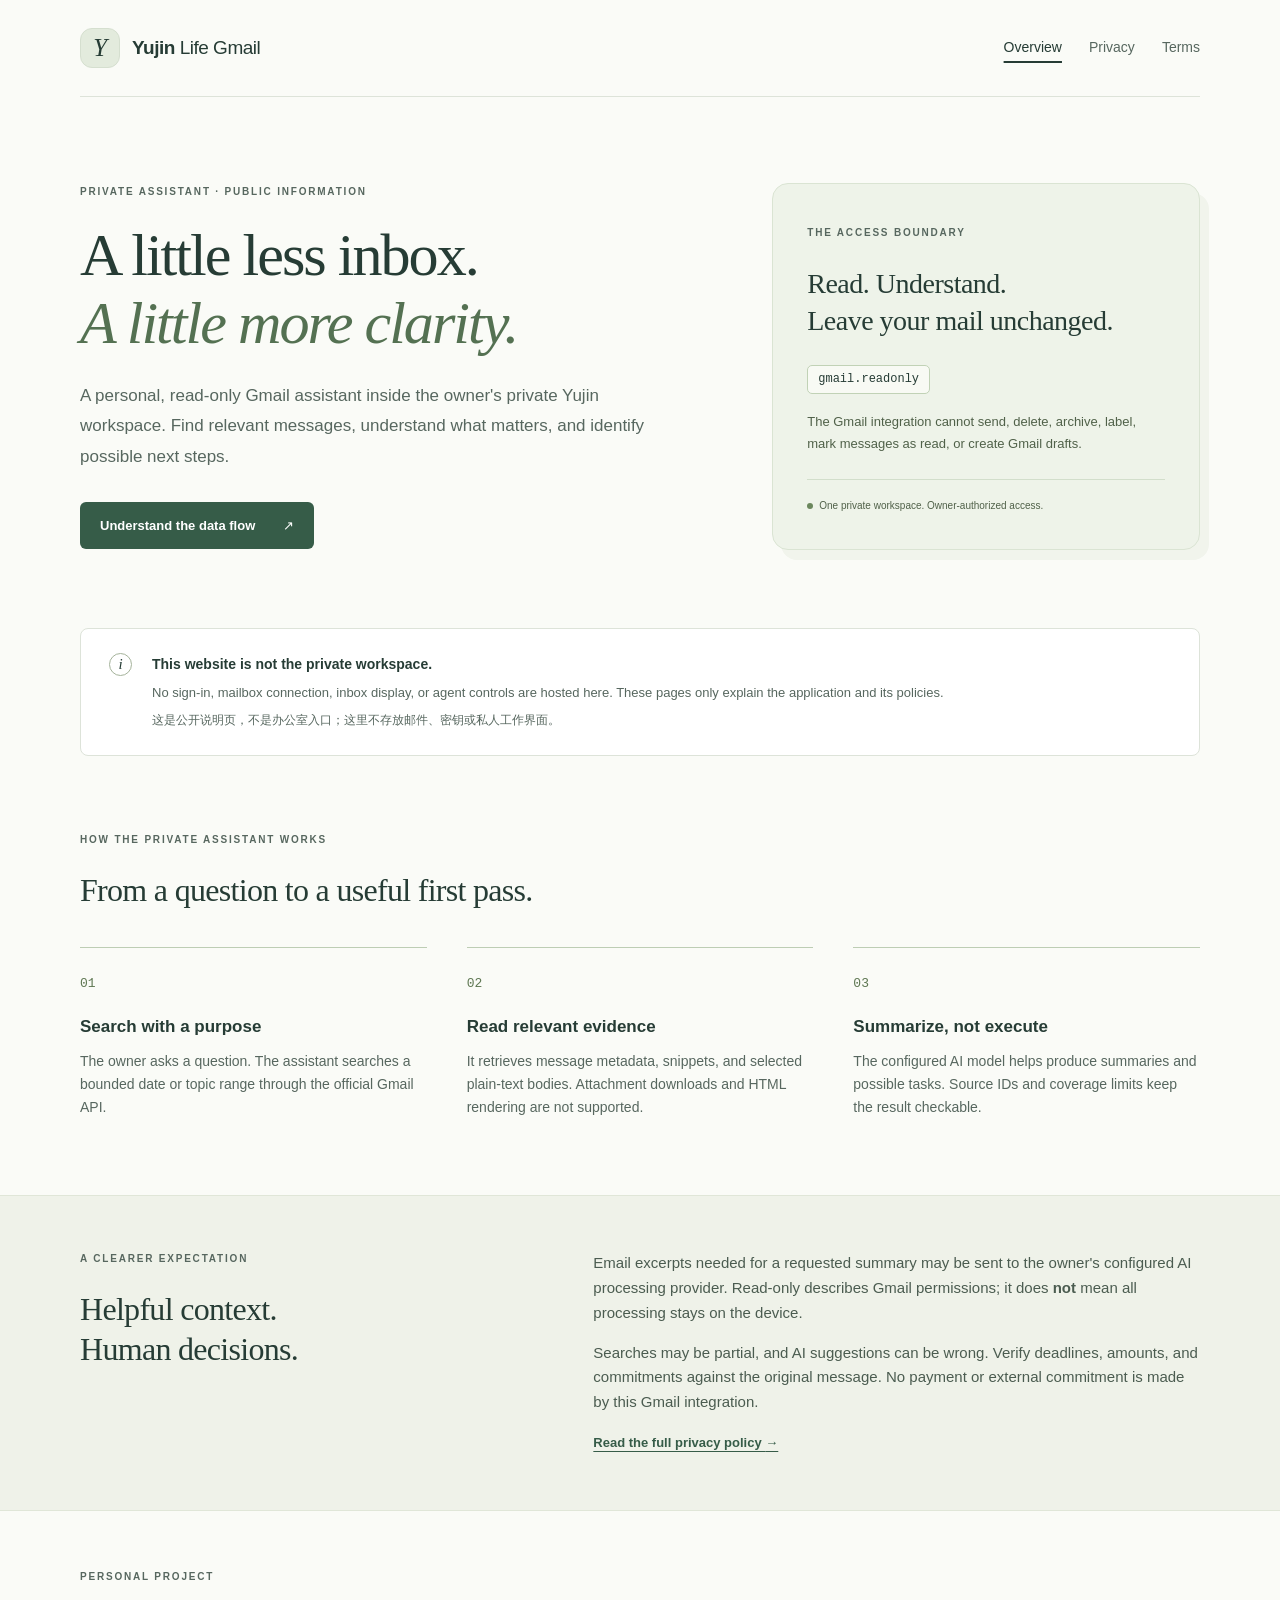
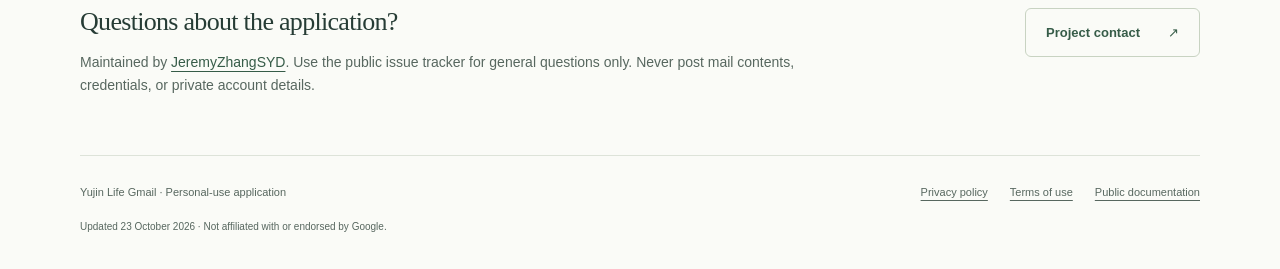
<file: index.html>
<!doctype html>
<html lang="en">
<head>
  <meta charset="utf-8">
  <meta name="viewport" content="width=device-width, initial-scale=1">
  <meta name="description" content="Yujin Life Gmail is a private, read-only personal email assistant. Learn what it does, what it reads, and how data is handled.">
  <meta name="referrer" content="no-referrer">
  <meta http-equiv="Content-Security-Policy" content="default-src 'none'; style-src 'self'; img-src 'self'; base-uri 'none'; form-action 'none'; connect-src 'none'">
  <title>Yujin Life Gmail — a clearer inbox, privately</title>
  <link rel="icon" href="favicon.svg" type="image/svg+xml">
  <link rel="stylesheet" href="styles.css">
</head>
<body>
  <a class="skip" href="#main">Skip to content</a>
  <header class="site-header wrap">
    <a class="brand" href="index.html"><span class="brand-mark" aria-hidden="true">Y</span><span>Yujin <span class="brand-light">Life Gmail</span></span></a>
    <nav aria-label="Main navigation"><a href="index.html" aria-current="page">Overview</a><a href="privacy.html">Privacy</a><a href="terms.html">Terms</a></nav>
  </header>
  <main id="main">
    <section class="hero wrap">
      <div class="hero-copy">
        <p class="eyebrow">PRIVATE ASSISTANT · PUBLIC INFORMATION</p>
        <h1>A little less inbox.<br><em>A little more clarity.</em></h1>
        <p class="lede">A personal, read-only Gmail assistant inside the owner's private Yujin workspace. Find relevant messages, understand what matters, and identify possible next steps.</p>
        <a class="primary-link" href="privacy.html">Understand the data flow <span aria-hidden="true">↗</span></a>
      </div>
      <aside class="permission-note" aria-label="Gmail access boundary">
        <span class="small-label">THE ACCESS BOUNDARY</span>
        <h2>Read. Understand.<br>Leave your mail unchanged.</h2>
        <div class="scope-tag">gmail.readonly</div>
        <p>The Gmail integration cannot send, delete, archive, label, mark messages as read, or create Gmail drafts.</p>
        <div class="note-bottom"><span class="status-dot" aria-hidden="true"></span>One private workspace. Owner-authorized access.</div>
      </aside>
    </section>
    <section class="boundary wrap" aria-labelledby="public-site-heading">
      <span class="boundary-icon" aria-hidden="true">i</span>
      <div><h2 id="public-site-heading">This website is not the private workspace.</h2><p>No sign-in, mailbox connection, inbox display, or agent controls are hosted here. These pages only explain the application and its policies.</p><p class="zh-note" lang="zh-CN">这是公开说明页，不是办公室入口；这里不存放邮件、密钥或私人工作界面。</p></div>
    </section>
    <section class="workflow wrap" aria-labelledby="workflow-heading">
      <div class="section-heading"><p class="eyebrow">HOW THE PRIVATE ASSISTANT WORKS</p><h2 id="workflow-heading">From a question to a useful first pass.</h2></div>
      <ol class="steps">
        <li><span class="step-number">01</span><h3>Search with a purpose</h3><p>The owner asks a question. The assistant searches a bounded date or topic range through the official Gmail API.</p></li>
        <li><span class="step-number">02</span><h3>Read relevant evidence</h3><p>It retrieves message metadata, snippets, and selected plain-text bodies. Attachment downloads and HTML rendering are not supported.</p></li>
        <li><span class="step-number">03</span><h3>Summarize, not execute</h3><p>The configured AI model helps produce summaries and possible tasks. Source IDs and coverage limits keep the result checkable.</p></li>
      </ol>
    </section>
    <section class="details-band">
      <div class="wrap details-grid">
        <div><p class="eyebrow">A CLEARER EXPECTATION</p><h2>Helpful context.<br>Human decisions.</h2></div>
        <div class="detail-copy"><p>Email excerpts needed for a requested summary may be sent to the owner's configured AI processing provider. Read-only describes Gmail permissions; it does <strong>not</strong> mean all processing stays on the device.</p><p>Searches may be partial, and AI suggestions can be wrong. Verify deadlines, amounts, and commitments against the original message. No payment or external commitment is made by this Gmail integration.</p><a class="text-link" href="privacy.html">Read the full privacy policy <span aria-hidden="true">→</span></a></div>
      </div>
    </section>
    <section class="contact wrap" aria-labelledby="contact-heading"><div><p class="eyebrow">PERSONAL PROJECT</p><h2 id="contact-heading">Questions about the application?</h2><p>Maintained by <a href="https://github.com/JeremyZhangSYD">JeremyZhangSYD</a>. Use the public issue tracker for general questions only. Never post mail contents, credentials, or private account details.</p></div><a class="secondary-link" href="https://github.com/JeremyZhangSYD/yujin-life-info/issues">Project contact <span aria-hidden="true">↗</span></a></section>
  </main>
  <footer class="site-footer wrap"><span>Yujin Life Gmail · Personal-use application</span><nav aria-label="Footer navigation"><a href="privacy.html">Privacy policy</a><a href="terms.html">Terms of use</a><a href="https://github.com/JeremyZhangSYD/yujin-life-info">Public documentation</a></nav><span class="footer-note">Updated 23 October 2026 · Not affiliated with or endorsed by Google.</span></footer>
</body>
</html>
</file>
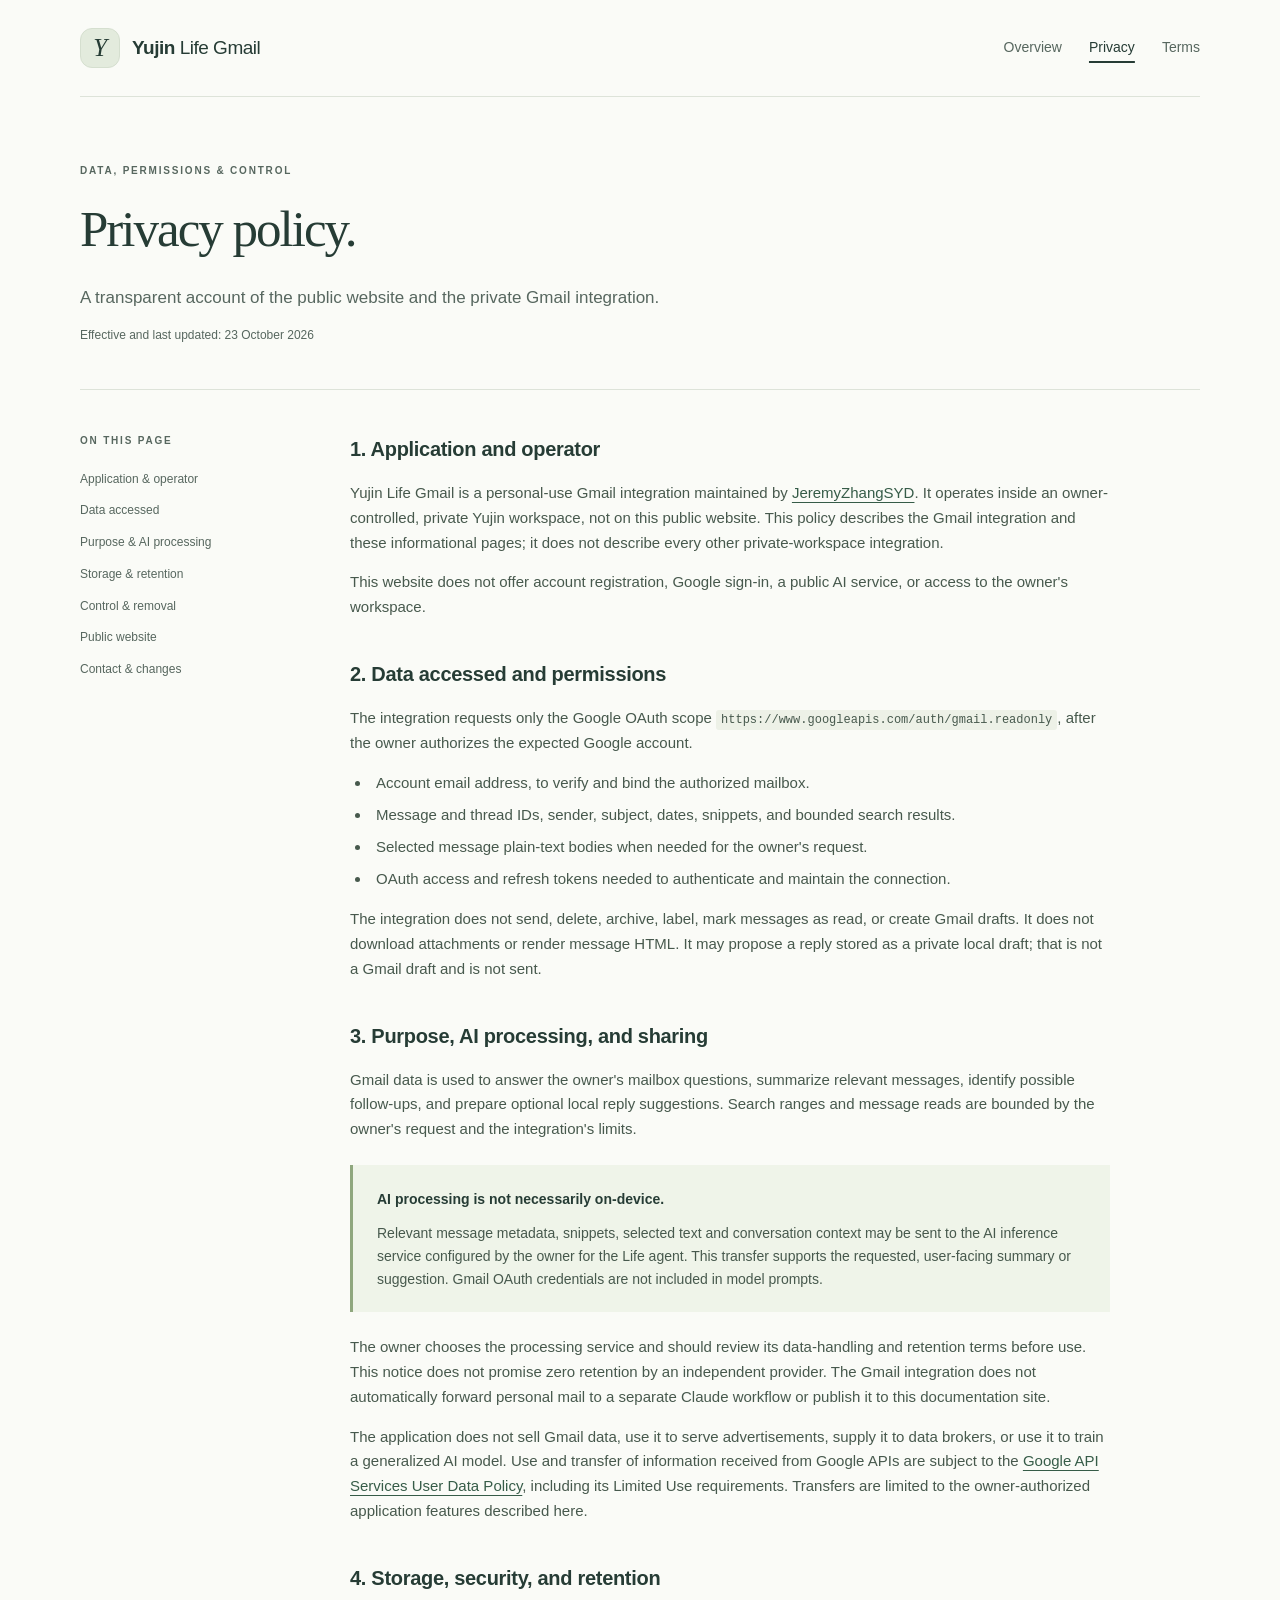
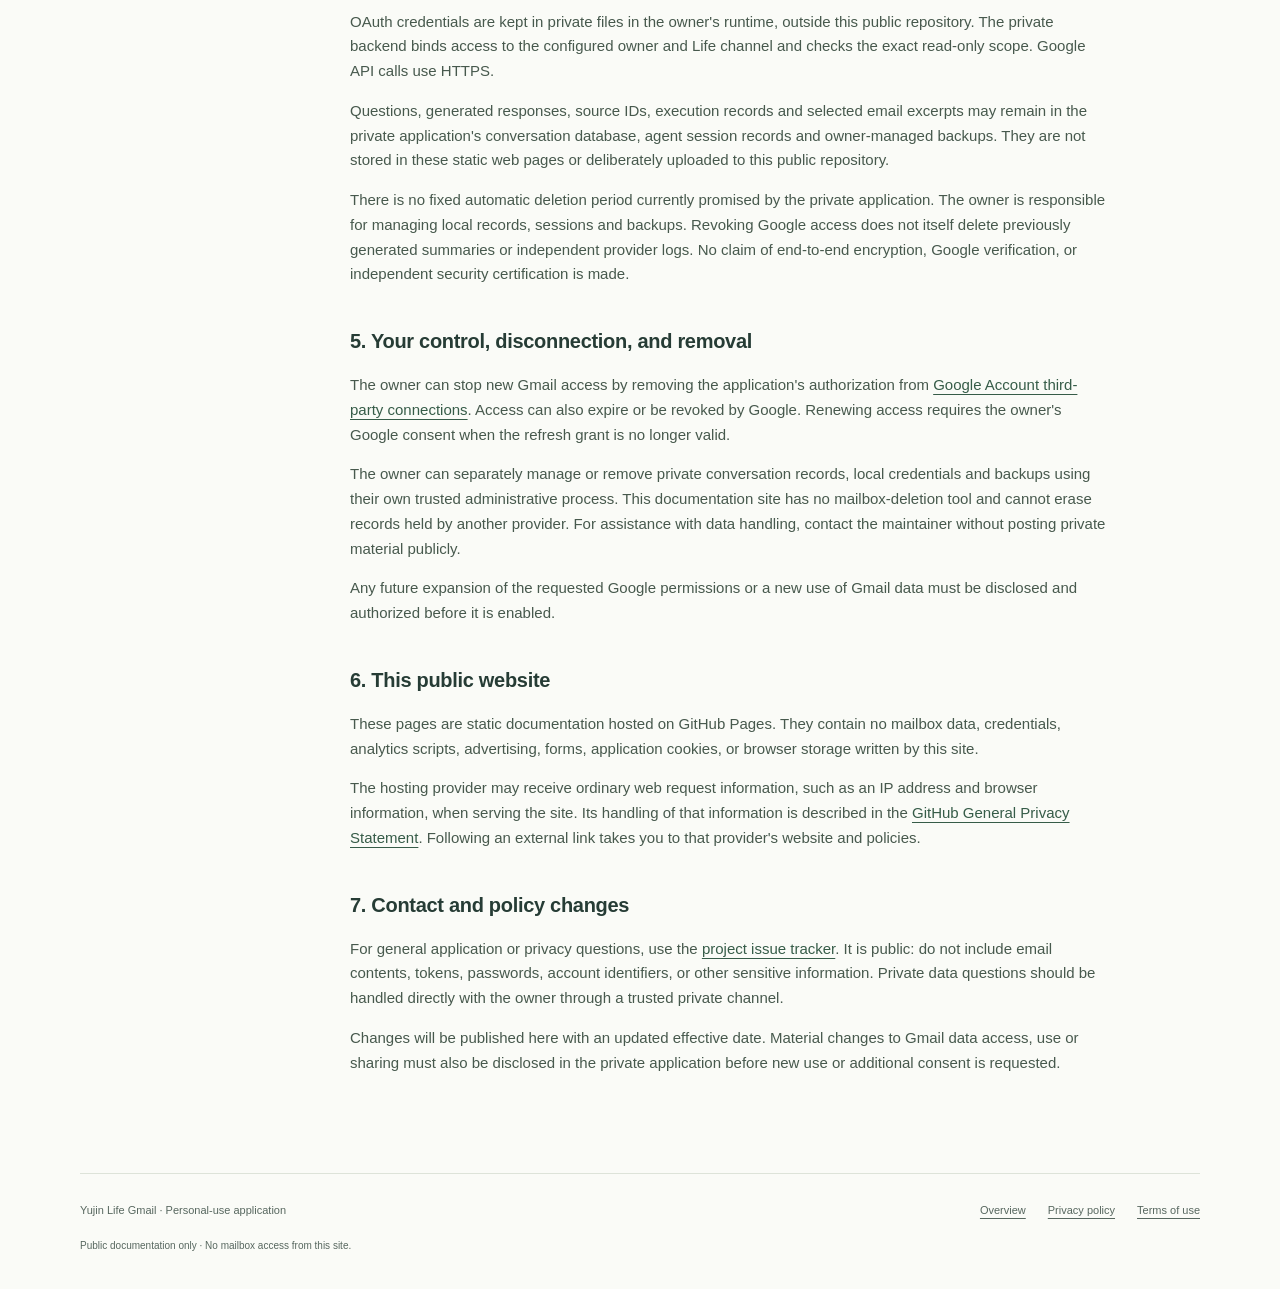
<file: privacy.html>
<!doctype html>
<html lang="en">
<head>
  <meta charset="utf-8">
  <meta name="viewport" content="width=device-width, initial-scale=1">
  <meta name="description" content="How Yujin Life Gmail accesses, uses, stores and shares Gmail data for owner-requested summaries and possible tasks.">
  <meta name="referrer" content="no-referrer">
  <meta http-equiv="Content-Security-Policy" content="default-src 'none'; style-src 'self'; img-src 'self'; base-uri 'none'; form-action 'none'; connect-src 'none'">
  <title>Privacy policy — Yujin Life Gmail</title>
  <link rel="icon" href="favicon.svg" type="image/svg+xml">
  <link rel="stylesheet" href="styles.css">
</head>
<body>
  <a class="skip" href="#main">Skip to content</a>
  <header class="site-header wrap"><a class="brand" href="index.html"><span class="brand-mark" aria-hidden="true">Y</span><span>Yujin <span class="brand-light">Life Gmail</span></span></a><nav aria-label="Main navigation"><a href="index.html">Overview</a><a href="privacy.html" aria-current="page">Privacy</a><a href="terms.html">Terms</a></nav></header>
  <main id="main" class="wrap policy-page">
    <header class="policy-header"><p class="eyebrow">DATA, PERMISSIONS &amp; CONTROL</p><h1>Privacy policy.</h1><p class="lede">A transparent account of the public website and the private Gmail integration.</p><p class="effective">Effective and last updated: 23 October 2026</p></header>
    <div class="policy-layout">
      <nav class="contents" aria-label="Policy contents"><span class="small-label">ON THIS PAGE</span><a href="#scope">Application &amp; operator</a><a href="#access">Data accessed</a><a href="#use">Purpose &amp; AI processing</a><a href="#storage">Storage &amp; retention</a><a href="#control">Control &amp; removal</a><a href="#website">Public website</a><a href="#contact">Contact &amp; changes</a></nav>
      <article class="policy-copy">
        <section id="scope"><h2>1. Application and operator</h2><p>Yujin Life Gmail is a personal-use Gmail integration maintained by <a href="https://github.com/JeremyZhangSYD">JeremyZhangSYD</a>. It operates inside an owner-controlled, private Yujin workspace, not on this public website. This policy describes the Gmail integration and these informational pages; it does not describe every other private-workspace integration.</p><p>This website does not offer account registration, Google sign-in, a public AI service, or access to the owner's workspace.</p></section>
        <section id="access"><h2>2. Data accessed and permissions</h2><p>The integration requests only the Google OAuth scope <code>https://www.googleapis.com/auth/gmail.readonly</code>, after the owner authorizes the expected Google account.</p><ul><li>Account email address, to verify and bind the authorized mailbox.</li><li>Message and thread IDs, sender, subject, dates, snippets, and bounded search results.</li><li>Selected message plain-text bodies when needed for the owner's request.</li><li>OAuth access and refresh tokens needed to authenticate and maintain the connection.</li></ul><p>The integration does not send, delete, archive, label, mark messages as read, or create Gmail drafts. It does not download attachments or render message HTML. It may propose a reply stored as a private local draft; that is not a Gmail draft and is not sent.</p></section>
        <section id="use"><h2>3. Purpose, AI processing, and sharing</h2><p>Gmail data is used to answer the owner's mailbox questions, summarize relevant messages, identify possible follow-ups, and prepare optional local reply suggestions. Search ranges and message reads are bounded by the owner's request and the integration's limits.</p><div class="policy-callout"><strong>AI processing is not necessarily on-device.</strong><p>Relevant message metadata, snippets, selected text and conversation context may be sent to the AI inference service configured by the owner for the Life agent. This transfer supports the requested, user-facing summary or suggestion. Gmail OAuth credentials are not included in model prompts.</p></div><p>The owner chooses the processing service and should review its data-handling and retention terms before use. This notice does not promise zero retention by an independent provider. The Gmail integration does not automatically forward personal mail to a separate Claude workflow or publish it to this documentation site.</p><p>The application does not sell Gmail data, use it to serve advertisements, supply it to data brokers, or use it to train a generalized AI model. Use and transfer of information received from Google APIs are subject to the <a href="https://developers.google.com/terms/api-services-user-data-policy">Google API Services User Data Policy</a>, including its Limited Use requirements. Transfers are limited to the owner-authorized application features described here.</p></section>
        <section id="storage"><h2>4. Storage, security, and retention</h2><p>OAuth credentials are kept in private files in the owner's runtime, outside this public repository. The private backend binds access to the configured owner and Life channel and checks the exact read-only scope. Google API calls use HTTPS.</p><p>Questions, generated responses, source IDs, execution records and selected email excerpts may remain in the private application's conversation database, agent session records and owner-managed backups. They are not stored in these static web pages or deliberately uploaded to this public repository.</p><p>There is no fixed automatic deletion period currently promised by the private application. The owner is responsible for managing local records, sessions and backups. Revoking Google access does not itself delete previously generated summaries or independent provider logs. No claim of end-to-end encryption, Google verification, or independent security certification is made.</p></section>
        <section id="control"><h2>5. Your control, disconnection, and removal</h2><p>The owner can stop new Gmail access by removing the application's authorization from <a href="https://myaccount.google.com/connections">Google Account third-party connections</a>. Access can also expire or be revoked by Google. Renewing access requires the owner's Google consent when the refresh grant is no longer valid.</p><p>The owner can separately manage or remove private conversation records, local credentials and backups using their own trusted administrative process. This documentation site has no mailbox-deletion tool and cannot erase records held by another provider. For assistance with data handling, contact the maintainer without posting private material publicly.</p><p>Any future expansion of the requested Google permissions or a new use of Gmail data must be disclosed and authorized before it is enabled.</p></section>
        <section id="website"><h2>6. This public website</h2><p>These pages are static documentation hosted on GitHub Pages. They contain no mailbox data, credentials, analytics scripts, advertising, forms, application cookies, or browser storage written by this site.</p><p>The hosting provider may receive ordinary web request information, such as an IP address and browser information, when serving the site. Its handling of that information is described in the <a href="https://docs.github.com/en/site-policy/privacy-policies/github-general-privacy-statement">GitHub General Privacy Statement</a>. Following an external link takes you to that provider's website and policies.</p></section>
        <section id="contact"><h2>7. Contact and policy changes</h2><p>For general application or privacy questions, use the <a href="https://github.com/JeremyZhangSYD/yujin-life-info/issues">project issue tracker</a>. It is public: do not include email contents, tokens, passwords, account identifiers, or other sensitive information. Private data questions should be handled directly with the owner through a trusted private channel.</p><p>Changes will be published here with an updated effective date. Material changes to Gmail data access, use or sharing must also be disclosed in the private application before new use or additional consent is requested.</p></section>
      </article>
    </div>
  </main>
  <footer class="site-footer wrap"><span>Yujin Life Gmail · Personal-use application</span><nav aria-label="Footer navigation"><a href="index.html">Overview</a><a href="privacy.html">Privacy policy</a><a href="terms.html">Terms of use</a></nav><span class="footer-note">Public documentation only · No mailbox access from this site.</span></footer>
</body>
</html>
</file>
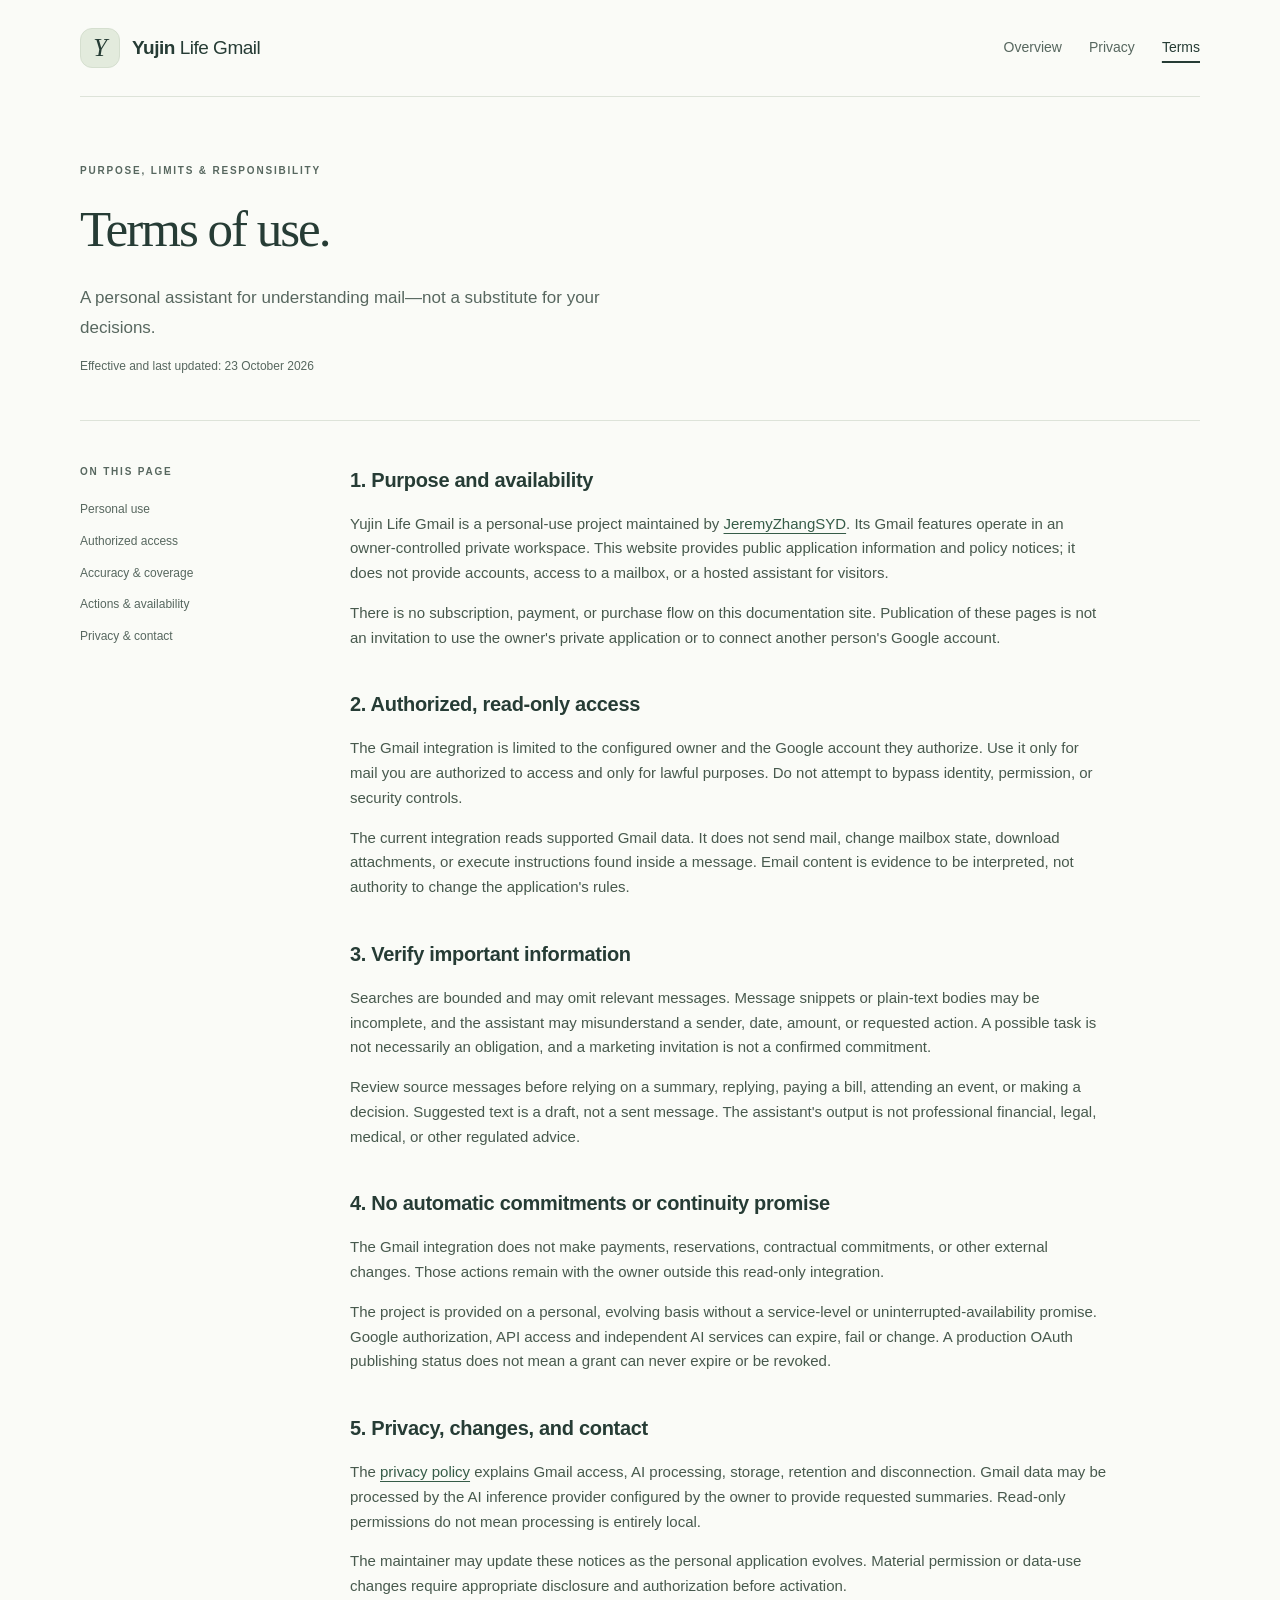
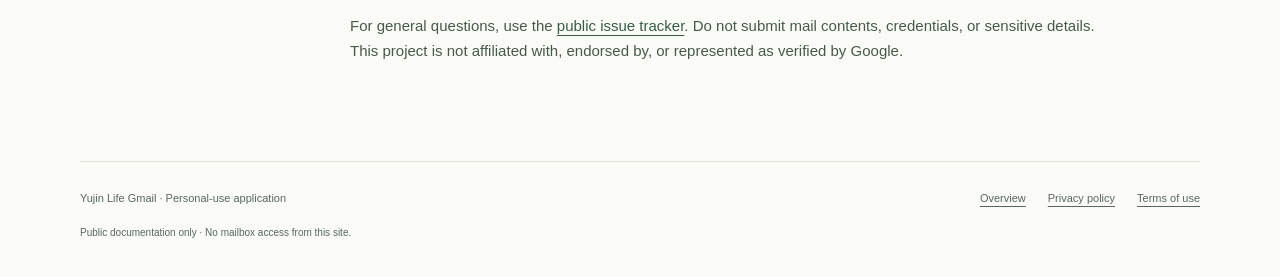
<file: terms.html>
<!doctype html>
<html lang="en">
<head>
  <meta charset="utf-8">
  <meta name="viewport" content="width=device-width, initial-scale=1">
  <meta name="description" content="Terms and limits of the personal-use Yujin Life Gmail integration and its public documentation website.">
  <meta name="referrer" content="no-referrer">
  <meta http-equiv="Content-Security-Policy" content="default-src 'none'; style-src 'self'; img-src 'self'; base-uri 'none'; form-action 'none'; connect-src 'none'">
  <title>Terms of use — Yujin Life Gmail</title>
  <link rel="icon" href="favicon.svg" type="image/svg+xml">
  <link rel="stylesheet" href="styles.css">
</head>
<body>
  <a class="skip" href="#main">Skip to content</a>
  <header class="site-header wrap"><a class="brand" href="index.html"><span class="brand-mark" aria-hidden="true">Y</span><span>Yujin <span class="brand-light">Life Gmail</span></span></a><nav aria-label="Main navigation"><a href="index.html">Overview</a><a href="privacy.html">Privacy</a><a href="terms.html" aria-current="page">Terms</a></nav></header>
  <main id="main" class="wrap policy-page">
    <header class="policy-header"><p class="eyebrow">PURPOSE, LIMITS &amp; RESPONSIBILITY</p><h1>Terms of use.</h1><p class="lede">A personal assistant for understanding mail—not a substitute for your decisions.</p><p class="effective">Effective and last updated: 23 October 2026</p></header>
    <div class="policy-layout">
      <nav class="contents" aria-label="Terms contents"><span class="small-label">ON THIS PAGE</span><a href="#purpose">Personal use</a><a href="#permissions">Authorized access</a><a href="#accuracy">Accuracy &amp; coverage</a><a href="#actions">Actions &amp; availability</a><a href="#privacy">Privacy &amp; contact</a></nav>
      <article class="policy-copy">
        <section id="purpose"><h2>1. Purpose and availability</h2><p>Yujin Life Gmail is a personal-use project maintained by <a href="https://github.com/JeremyZhangSYD">JeremyZhangSYD</a>. Its Gmail features operate in an owner-controlled private workspace. This website provides public application information and policy notices; it does not provide accounts, access to a mailbox, or a hosted assistant for visitors.</p><p>There is no subscription, payment, or purchase flow on this documentation site. Publication of these pages is not an invitation to use the owner's private application or to connect another person's Google account.</p></section>
        <section id="permissions"><h2>2. Authorized, read-only access</h2><p>The Gmail integration is limited to the configured owner and the Google account they authorize. Use it only for mail you are authorized to access and only for lawful purposes. Do not attempt to bypass identity, permission, or security controls.</p><p>The current integration reads supported Gmail data. It does not send mail, change mailbox state, download attachments, or execute instructions found inside a message. Email content is evidence to be interpreted, not authority to change the application's rules.</p></section>
        <section id="accuracy"><h2>3. Verify important information</h2><p>Searches are bounded and may omit relevant messages. Message snippets or plain-text bodies may be incomplete, and the assistant may misunderstand a sender, date, amount, or requested action. A possible task is not necessarily an obligation, and a marketing invitation is not a confirmed commitment.</p><p>Review source messages before relying on a summary, replying, paying a bill, attending an event, or making a decision. Suggested text is a draft, not a sent message. The assistant's output is not professional financial, legal, medical, or other regulated advice.</p></section>
        <section id="actions"><h2>4. No automatic commitments or continuity promise</h2><p>The Gmail integration does not make payments, reservations, contractual commitments, or other external changes. Those actions remain with the owner outside this read-only integration.</p><p>The project is provided on a personal, evolving basis without a service-level or uninterrupted-availability promise. Google authorization, API access and independent AI services can expire, fail or change. A production OAuth publishing status does not mean a grant can never expire or be revoked.</p></section>
        <section id="privacy"><h2>5. Privacy, changes, and contact</h2><p>The <a href="privacy.html">privacy policy</a> explains Gmail access, AI processing, storage, retention and disconnection. Gmail data may be processed by the AI inference provider configured by the owner to provide requested summaries. Read-only permissions do not mean processing is entirely local.</p><p>The maintainer may update these notices as the personal application evolves. Material permission or data-use changes require appropriate disclosure and authorization before activation.</p><p>For general questions, use the <a href="https://github.com/JeremyZhangSYD/yujin-life-info/issues">public issue tracker</a>. Do not submit mail contents, credentials, or sensitive details. This project is not affiliated with, endorsed by, or represented as verified by Google.</p></section>
      </article>
    </div>
  </main>
  <footer class="site-footer wrap"><span>Yujin Life Gmail · Personal-use application</span><nav aria-label="Footer navigation"><a href="index.html">Overview</a><a href="privacy.html">Privacy policy</a><a href="terms.html">Terms of use</a></nav><span class="footer-note">Public documentation only · No mailbox access from this site.</span></footer>
</body>
</html>
</file>
<file: styles.css>
:root { color-scheme: light; --ink: #263c35; --muted: #57675f; --green: #365c48; --line: #dde3d9; --paper: #fafbf7; --soft: #eef3e9; --serif: Georgia, "Times New Roman", serif; }
* { box-sizing: border-box; }
html { scroll-padding-top: 32px; }
body { margin: 0; color: var(--ink); background: var(--paper); font: 16px/1.65 -apple-system, BlinkMacSystemFont, "Segoe UI", sans-serif; -webkit-font-smoothing: antialiased; }
a { color: var(--green); text-underline-offset: 4px; }
a:hover { color: #203a2c; }
a:focus-visible { outline: 3px solid #77996d; outline-offset: 5px; border-radius: 3px; }
h1, h2, h3, p { margin-top: 0; }
.wrap { width: min(1120px, calc(100% - 80px)); margin-inline: auto; }
.skip { position: absolute; top: -100px; left: 20px; padding: 12px 20px; background: white; z-index: 10; }
.skip:focus { top: 10px; }
.site-header { display: flex; align-items: center; justify-content: space-between; gap: 24px; padding-block: 28px; border-bottom: 1px solid var(--line); }
.brand { display: inline-flex; align-items: center; gap: 12px; color: var(--ink); text-decoration: none; font-size: 19px; font-weight: 650; letter-spacing: -.5px; }
.brand-light { font-weight: 400; }
.brand-mark { display: grid; place-items: center; width: 40px; height: 40px; background: #e3ebdd; border: 1px solid #d5dfcf; border-radius: 12px; font: italic 25px var(--serif); }
.site-header nav, .site-footer nav { display: flex; gap: 27px; flex-wrap: wrap; }
.site-header nav a { text-decoration: none; font-size: 14px; color: var(--muted); }
.site-header nav a[aria-current] { color: var(--ink); text-decoration: underline; text-decoration-thickness: 2px; text-underline-offset: 9px; }
.hero { display: grid; grid-template-columns: 1.45fr 1fr; gap: 72px; align-items: center; padding-block: 86px 78px; }
.eyebrow, .small-label { color: var(--muted); font-size: 10px; font-weight: 650; letter-spacing: 1.8px; }
.eyebrow { margin-bottom: 21px; }
h1 { font: 400 clamp(38px, 4.7vw, 61px)/1.12 var(--serif); letter-spacing: -2px; margin-bottom: 25px; }
h1 em { color: #547152; font-weight: 400; }
.lede { color: var(--muted); font-size: 17px; line-height: 1.8; max-width: 585px; margin-bottom: 29px; }
.primary-link, .secondary-link { display: inline-flex; align-items: center; justify-content: space-between; gap: 28px; padding: 13px 20px; border-radius: 6px; text-decoration: none; font-size: 13px; font-weight: 550; }
.primary-link { background: var(--green); color: white; }
.primary-link:hover { color: white; background: #294936; }
.secondary-link { border: 1px solid #c8d3c2; white-space: nowrap; }
.permission-note { position: relative; background: var(--soft); border: 1px solid #dae4d3; border-radius: 16px; padding: 34px; box-shadow: 9px 10px 0 #f1f4ec; }
.permission-note h2 { margin-block: 22px 25px; font: 400 28px/1.3 var(--serif); letter-spacing: -.5px; }
.permission-note p { font-size: 13px; color: #506149; margin-top: 17px; }
.scope-tag { display: inline-block; border: 1px solid #c1d2b6; border-radius: 5px; padding: 4px 10px; font: 12px/1.6 ui-monospace, monospace; background: #f8faf4; }
.note-bottom { border-top: 1px solid #d2decb; padding-top: 18px; margin-top: 25px; color: #506149; font-size: 10px; }
.status-dot { display: inline-block; height: 6px; width: 6px; background: #6b875d; border-radius: 100%; margin-right: 6px; }
.boundary { display: flex; gap: 20px; padding: 24px 28px; background: white; border: 1px solid var(--line); border-radius: 8px; }
.boundary-icon { display: grid; place-items: center; height: 23px; width: 23px; min-width: 23px; border: 1px solid #a5b39b; border-radius: 50%; font: italic 15px var(--serif); }
.boundary h2 { font-size: 14px; margin-bottom: 6px; font-weight: 600; }
.boundary p { font-size: 13px; color: var(--muted); margin-bottom: 0; }
.boundary .zh-note { margin-top: 8px; font-size: 12px; }
.workflow { padding-block: 76px; }
.section-heading h2, .details-grid h2, .contact h2 { font: 400 32px/1.25 var(--serif); letter-spacing: -.7px; }
.steps { display: grid; grid-template-columns: repeat(3, 1fr); list-style: none; padding: 0; gap: 40px; margin: 37px 0 0; }
.steps li { border-top: 1px solid #bdcdb4; padding-top: 21px; }
.step-number { color: #5e7752; font: 13px ui-monospace, monospace; }
.steps h3 { font-size: 17px; font-weight: 550; margin-block: 18px 9px; }
.steps p { color: var(--muted); font-size: 14px; margin-bottom: 0; }
.details-band { background: #eff2e9; border-block: 1px solid #e0e6d8; }
.details-grid { display: grid; grid-template-columns: 1fr 1.4fr; gap: 80px; padding-block: 55px; }
.detail-copy { color: #4b5c50; font-size: 15px; }
.text-link { font-weight: 600; font-size: 13px; }
.contact { display: flex; align-items: center; justify-content: space-between; gap: 65px; padding-block: 58px; }
.contact h2 { font-size: 26px; margin-bottom: 12px; }
.contact p:not(.eyebrow) { color: var(--muted); max-width: 740px; font-size: 14px; margin-bottom: 0; }
.site-footer { display: flex; flex-wrap: wrap; align-items: center; justify-content: space-between; border-top: 1px solid var(--line); padding-block: 27px 35px; gap: 18px; color: var(--muted); font-size: 11px; }
.site-footer nav { gap: 22px; }
.site-footer nav a { color: var(--muted); }
.footer-note { flex-basis: 100%; font-size: 10px; }
.policy-header { padding-block: 66px 43px; border-bottom: 1px solid var(--line); }
.policy-header h1 { font-size: 51px; }
.policy-header .lede { margin-bottom: 13px; }
.effective { font-size: 12px; color: var(--muted); margin: 0; }
.policy-layout { display: grid; grid-template-columns: 205px 1fr; gap: 65px; padding-block: 43px 60px; }
.contents { align-self: start; position: sticky; top: 30px; display: grid; gap: 12px; }
.contents .small-label { margin-bottom: 8px; }
.contents a { font-size: 12px; color: var(--muted); text-decoration: none; }
.contents a:hover { text-decoration: underline; }
.policy-copy { max-width: 760px; }
.policy-copy section { margin-bottom: 38px; }
.policy-copy h2 { font-size: 20px; font-weight: 550; letter-spacing: -.3px; margin-bottom: 15px; }
.policy-copy p, .policy-copy li { color: #47594d; font-size: 15px; }
.policy-copy p { margin-bottom: 15px; }
.policy-copy li { padding-left: 5px; margin-bottom: 7px; }
.policy-copy ul { padding-left: 21px; }
.policy-copy code { font-size: 12px; overflow-wrap: anywhere; background: #edf1e7; padding: 3px 5px; border-radius: 3px; }
.policy-callout { padding: 21px 24px; border-left: 3px solid #8fa77e; background: #eff4e9; margin-block: 23px; }
.policy-callout strong { font-size: 14px; font-weight: 600; }
.policy-callout p { margin-top: 10px; margin-bottom: 0; font-size: 14px; }
@media (max-width: 850px) {
  .wrap { width: calc(100% - 48px); }
  .hero { gap: 34px; padding-block: 60px; grid-template-columns: 1.2fr 1fr; }
  h1 { font-size: 43px; }
  .permission-note { padding: 25px; }
  .permission-note h2 { font-size: 25px; }
  .details-grid { gap: 35px; }
  .steps { gap: 25px; }
  .policy-layout { grid-template-columns: 160px 1fr; gap: 30px; }
}
@media (max-width: 620px) {
  .wrap { width: calc(100% - 36px); }
  .site-header { align-items: flex-start; gap: 20px; padding-block: 21px; flex-direction: column; }
  .brand { font-size: 18px; }
  .site-header nav { gap: 25px; }
  .hero { grid-template-columns: 1fr; padding-block: 43px; gap: 34px; }
  h1 { font-size: 42px; letter-spacing: -1.6px; }
  .lede { font-size: 16px; }
  .permission-note { box-shadow: 5px 6px 0 #f1f4ec; }
  .boundary { padding: 21px; gap: 14px; }
  .workflow { padding-block: 48px; }
  .section-heading h2, .details-grid h2 { font-size: 29px; }
  .steps { grid-template-columns: 1fr; gap: 30px; margin-top: 27px; }
  .steps h3 { margin-top: 10px; }
  .details-grid { grid-template-columns: 1fr; gap: 12px; padding-block: 36px; }
  .contact { align-items: start; flex-direction: column; gap: 22px; padding-block: 40px; }
  .contact h2 { font-size: 25px; }
  .site-footer { align-items: start; flex-direction: column; gap: 17px; padding-block: 25px; }
  .footer-note { flex-basis: auto; }
  .policy-header { padding-block: 40px 28px; }
  .policy-header h1 { font-size: 43px; }
  .policy-layout { grid-template-columns: 1fr; gap: 30px; padding-top: 26px; }
  .contents { position: static; border-bottom: 1px solid var(--line); padding-bottom: 24px; gap: 9px; }
  .policy-copy h2 { font-size: 19px; }
}
@media (prefers-reduced-motion: reduce) { html { scroll-behavior: auto; } }
</file>
